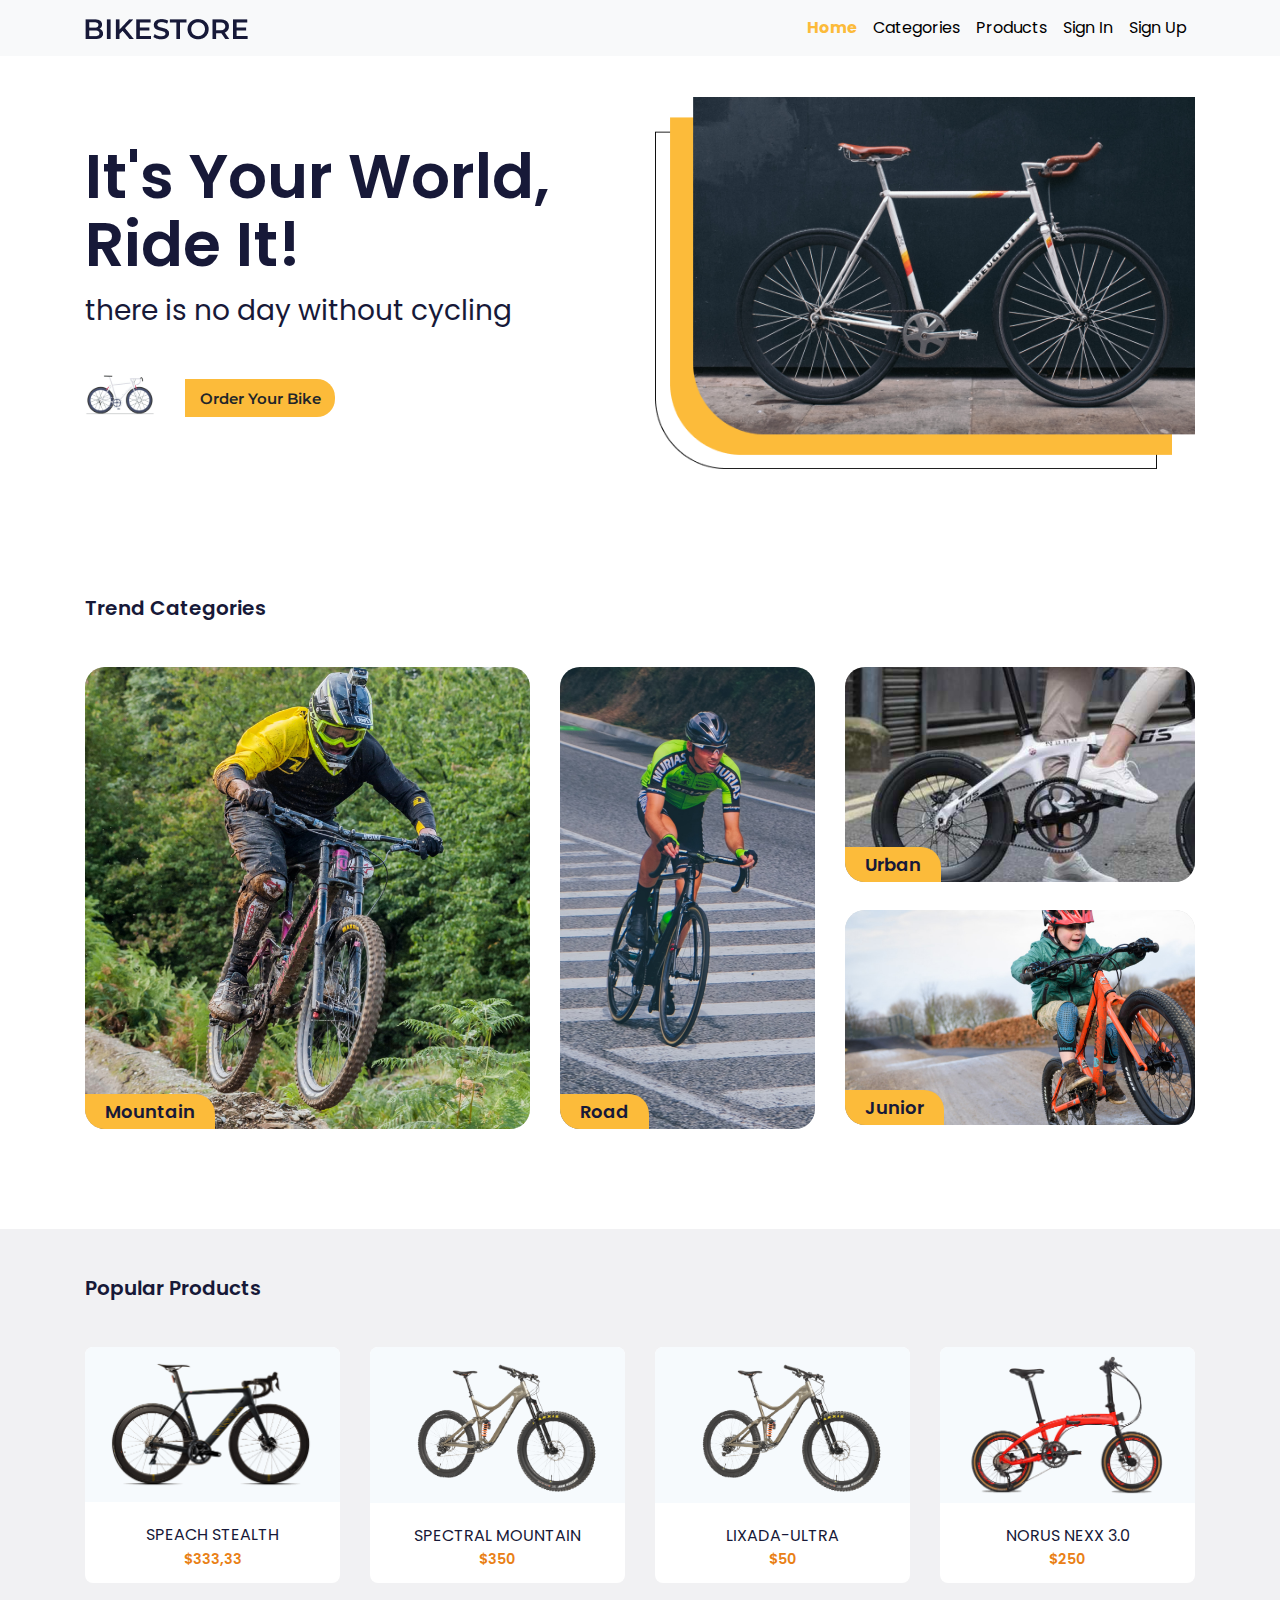
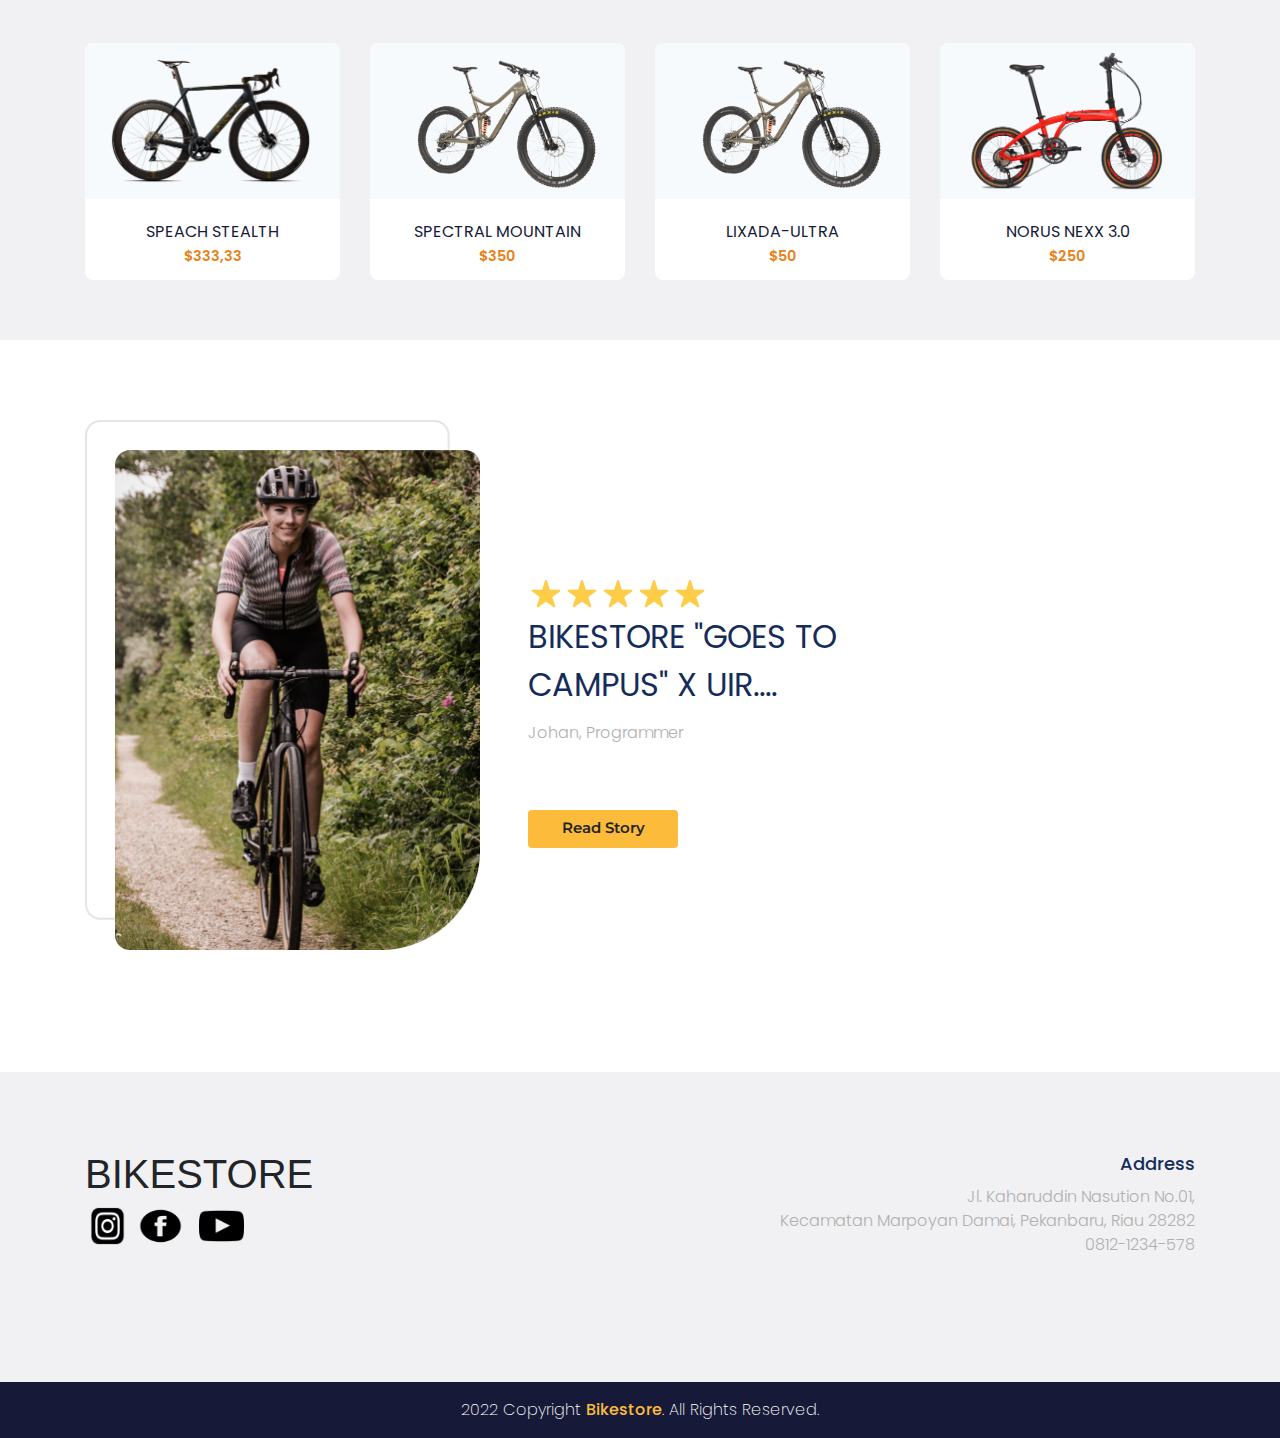
<file: index.html>
<!DOCTYPE html>
<html lang="en">
<head>
    <meta charset="UTF-8">
    <meta http-equiv="X-UA-Compatible" content="IE=edge">
    <meta name="viewport" content="width=device-width, initial-scale=1.0">
    <link rel="stylesheet" href="frontend/libraries/bootstrap/css/bootstrap.css">
    <link href="https://fonts.googleapis.com/css2?family=Montserrat:wght@100;300;400;500;600;700;800&family=Poppins:wght@400;500;600;800&display=swap" rel="stylesheet">
    <link rel="stylesheet" href="frontend/styles/main.css">
    <title>BIKESTORE</title>
</head>
<body>
  <header>
    <nav class="navbar navbar-expand-lg navbar-light fixed-top bg-light">
      <div class="container">
        <a class="navbar-brand" href="#">
          <img src="frontend/images/bikestore.png" style="">
        </a>
        <button class="navbar-toggler" type="button" data-toggle="collapse" data-target="#navbarSupportedContent" aria-controls="navbarSupportedContent" aria-expanded="false" aria-label="Toggle navigation">
          <span class="navbar-toggler-icon"></span>
        </button>
        <div class="collapse navbar-collapse" id="navbarSupportedContent">
          <ul class="navbar-nav ml-auto">
            <li class="nav-item">
              <a class="nav-link active" href="index.html">Home</a>
            </li>
            <li class="nav-item">
              <a class="nav-link" href="#">Categories</a>
            </li>
            <li class="nav-item">
              <a class="nav-link" href="pages/detail.html">Products</a>
            </li>
            <li class="nav-item">
              <a class="nav-link" href="#">Sign In</a>
            </li>
            <li class="nav-item">
              <a class="nav-link" href="#">Sign Up</a>
            </li>
          </ul>
        </div>
      </div>
    </nav>
  </header>

  <!-- Hero Banner -->
  <section class="pt-5 hero-banner">
    <div class="container">
      <div class="row align-items-center">
        <div class="col-md-6 pr-5">
          <h1 class="mb-3">
            It's Your World, <br> Ride It!
          </h1>
          <p class="mb-5 w-100">
            there is no day without cycling
          </p>
          <img src="frontend/images/bicycle-logo.svg" alt="logo bikestore" class="banner-logo">
          <button class="btn btn-cta p-2">Order Your Bike</button>
        </div>
  
        <div class="col-md-6 pl-6 mt-5">
          <div>
            <img src="frontend/images/bannfer-full.png" alt="" class="img-fluid ">
            <!-- <img src="frontend/images/banner-frame.png" alt="" class="img-fluid position-absolute banner-img-frame">
            <img src="frontend/images/banner-frame-1.png" alt="" class="img-fluid position-absolute banner-img-frame-1"> -->
          </div>
        </div>
      </div>
    </div>
  </section>

  <!-- Trend Categories -->
  <section class="container categories">
    <h4 class="mb-5">Trend Categories</h4>
    <div class="row">
      <div class="col-6 col-md-5 component-categories d-block">
        <div class="tag">
          <span>Mountain</span>
        </div>
        <a href="pages/detail.html">
          <div class="categories-thumbnail">
            <div class="categories-image" style="background-image: url('frontend/images/categories-mountain.jpg');">
            </div>
          </div>
        </a>
      </div>
      <div class="col-6 col-md-3 component-categories d-block">
        <div class="tag">
          <span>Road</span>
        </div>
        <a href="pages/detail.html">
          <div class="categories-thumbnail">
            <div class="categories-image" style="background-image: url('frontend/images/categories-road.jpg');">

            </div>
          </div>
        </a>
        <!-- <div class="card">card</div> -->
      </div>
      <div class="col-12 col-md-4">
        <div class="row">
          <div class="col-12 col-md-12 component-categories d-block">
            <div class="tag">
              <span>Urban</span>
            </div>
            <a href="pages/detail.html">
              <div class="categories-thumbnail-small">
                <div class="categories-image" style="background-image: url('frontend/images/categories-urban.jpg');">
    
                </div>
              </div>
            </a>
          </div>
        </div>
        <div class="row mt-2">
          <div class="col-12 col-md-12 component-categories d-block">
            <div class="tag">
              <span>Junior</span>
            </div>
            <a href="pages/detail.html">
              <div class="categories-thumbnail-small">
                <div class="categories-image" style="background-image: url('frontend/images/categories-junior.jpg');">
    
                </div>
              </div>
            </a>
          </div>
        </div>
      </div>
    </div>
  </section>

  <!-- Popular Products -->
  <section class="popular-products">
    <div class="container">
      <div class="row">
        <div class="col-12">
          <h4 class="mb-5 mt-5">Popular Products</h4>
        </div>
      </div>
      <div class="row">
        <div class="col-6 col-md-4 col-lg-3">
          <a href="pages/detail.html" class="component-products d-block"> 
            <div class="products-image mb-4">
              <img src="frontend/images/speach-stealth.png" alt="" class="w-100">
            </div>
            <div class="products-text mb-2">
              Speach Stealth
            </div>
            <div class="products-price">
              $333,33
            </div>
          </a>
        </div>
        <div class="col-6 col-md-4 col-lg-3">
          <a href="pages/detail.html" class="component-products d-block"> 
            <div class="products-image mb-4">
              <img src="frontend/images/spectral-mountain.png" alt="" class="w-100">
            </div>
            <div class="products-text mb-2">
              Spectral Mountain
            </div>
            <div class="products-price">
              $350
            </div>
          </a>
        </div>
        <div class="col-6 col-md-4 col-lg-3">
          <a href="pages/detail.html" class="component-products d-block"> 
            <div class="products-image mb-4">
              <img src="frontend/images/spectral-mountain.png" alt="" class="w-100">
            </div>
            <div class="products-text mb-2">
              lixada-ultra
            </div>
            <div class="products-price">
              $50
            </div>
          </a>
        </div>
        <div class="col-6 col-md-4 col-lg-3">
          <a href="pages/detail.html" class="component-products d-block"> 
            <div class="products-image mb-4">
              <img src="frontend/images/noriss.png" alt="" class="w-100">
            </div>
            <div class="products-text mb-2">
              Norus Nexx 3.0
            </div>
            <div class="products-price">
              $250
            </div>
          </a>
        </div>
        <div class="col-6 col-md-4 col-lg-3">
          <a href="pages/detail.html" class="component-products d-block"> 
            <div class="products-image mb-4">
              <img src="frontend/images/speach-stealth.png" alt="" class="w-100">
            </div>
            <div class="products-text mb-2">
              Speach Stealth
            </div>
            <div class="products-price">
              $333,33
            </div>
          </a>
        </div>
        <div class="col-6 col-md-4 col-lg-3">
          <a href="pages/detail.html" class="component-products d-block"> 
            <div class="products-image mb-4">
              <img src="frontend/images/spectral-mountain.png" alt="" class="w-100">
            </div>
            <div class="products-text mb-2">
              Spectral Mountain
            </div>
            <div class="products-price">
              $350
            </div>
          </a>
        </div>
        <div class="col-6 col-md-4 col-lg-3">
          <a href="pages/detail.html" class="component-products d-block"> 
            <div class="products-image mb-4">
              <img src="frontend/images/spectral-mountain.png" alt="" class="w-100">
            </div>
            <div class="products-text mb-2">
              lixada-ultra
            </div>
            <div class="products-price">
              $50
            </div>
          </a>
        </div>
        <div class="col-6 col-md-4 col-lg-3">
          <a href="pages/detail.html" class="component-products d-block"> 
            <div class="products-image mb-4">
              <img src="frontend/images/noriss.png" alt="" class="w-100">
            </div>
            <div class="products-text mb-2">
              Norus Nexx 3.0
            </div>
            <div class="products-price">
              $250
            </div>
          </a>
        </div>
      </div>
    </div>
  </section>

  <!-- Testimonial -->
  <section class="testimonial">
    <div class="container">
      <div class="row align-items-center">
        <div class="col-auto">
          <div class="testimonial-hero">
            <img src="frontend/images/testimonial-hero.png" alt="Testimonial" class="position-absolute testimonial-hero-image">
            <img src="frontend/images/testimonial-frame.png" alt="Testimonial" class="testimonial-frame">
          </div>
        </div>
        <div class="colfa-rotate-180 col-md-4 ml-5">
          <div class="stars align-items-center">
            <img src="frontend/images/stars.png" alt="">
          </div>
          <h2 class="testimonial-text">BIKESTORE "GOES TO CAMPUS" X UIR....</h2>
          <p class="testimonial-name
          ">Johan, Programmer</p>
          
          <a href="#" class="btn btn-testimonial mt-5">
            Read Story
          </a>
        </div>
      </div>
    </div><br><br><br>
  </section>

  <!-- Footer -->
  <div class="footer">
    <div class="container">
      <div class="row">
        <div class="col-6">
          <h1 class="mt-5 text-uppercase">Bikestore</h1>
          <div class="d-flex flex-row">
            <a href="https://mail.google.com/mail/u/0/#inbox">
              <img src="frontend/images/icon-ig.png">
            </a>
            <img src="frontend/images/icon-fb.png"  class="ml-2">
            <img src="frontend/images/icon-youtube.png"  class="ml-3">
          </div>
        </div>
        <div class="col-6">
          <div class="footer-tag mt-5">
            <h3>Address</h3>
            <p>Jl. Kaharuddin Nasution No.01, <br>
              Kecamatan Marpoyan Damai, Pekanbaru, Riau 28282 <br>0812-1234-578
            </p>
          </div>
        </div>
      </div>
    </div>
  </div>

  <footer>
    <div class="container">
      <div class="row">
        <div class="col-12 text-center">
          <p class="pt-3">
            2022 Copyright <a href="#">Bikestore</a>. All Rights Reserved.
          </p>
        </div>
      </div>
    </div>
  </footer> 


  <script src="frontend/libraries/jquery-3.6.0.min.js"></script>
  <script src="frontend/libraries/bootstrap/js/bootstrap.js"></script>
</body>
</html>
</file>
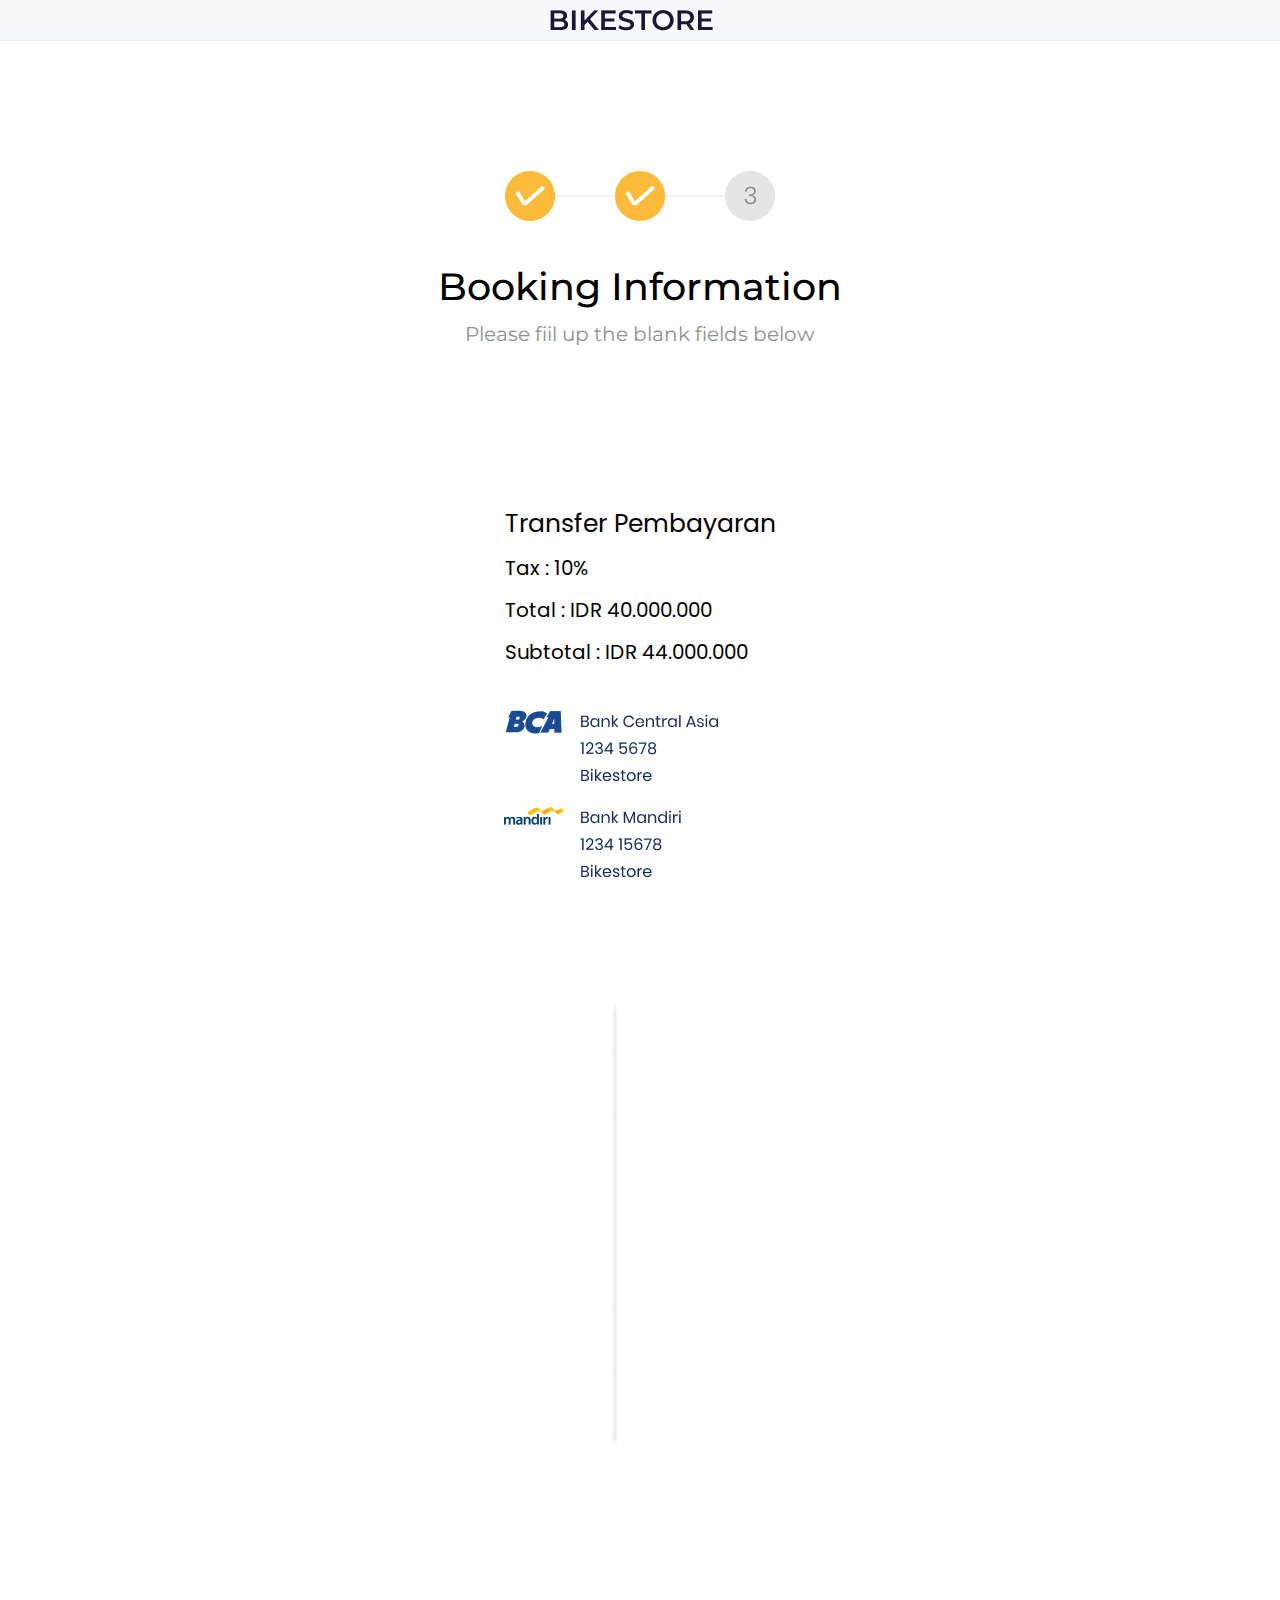
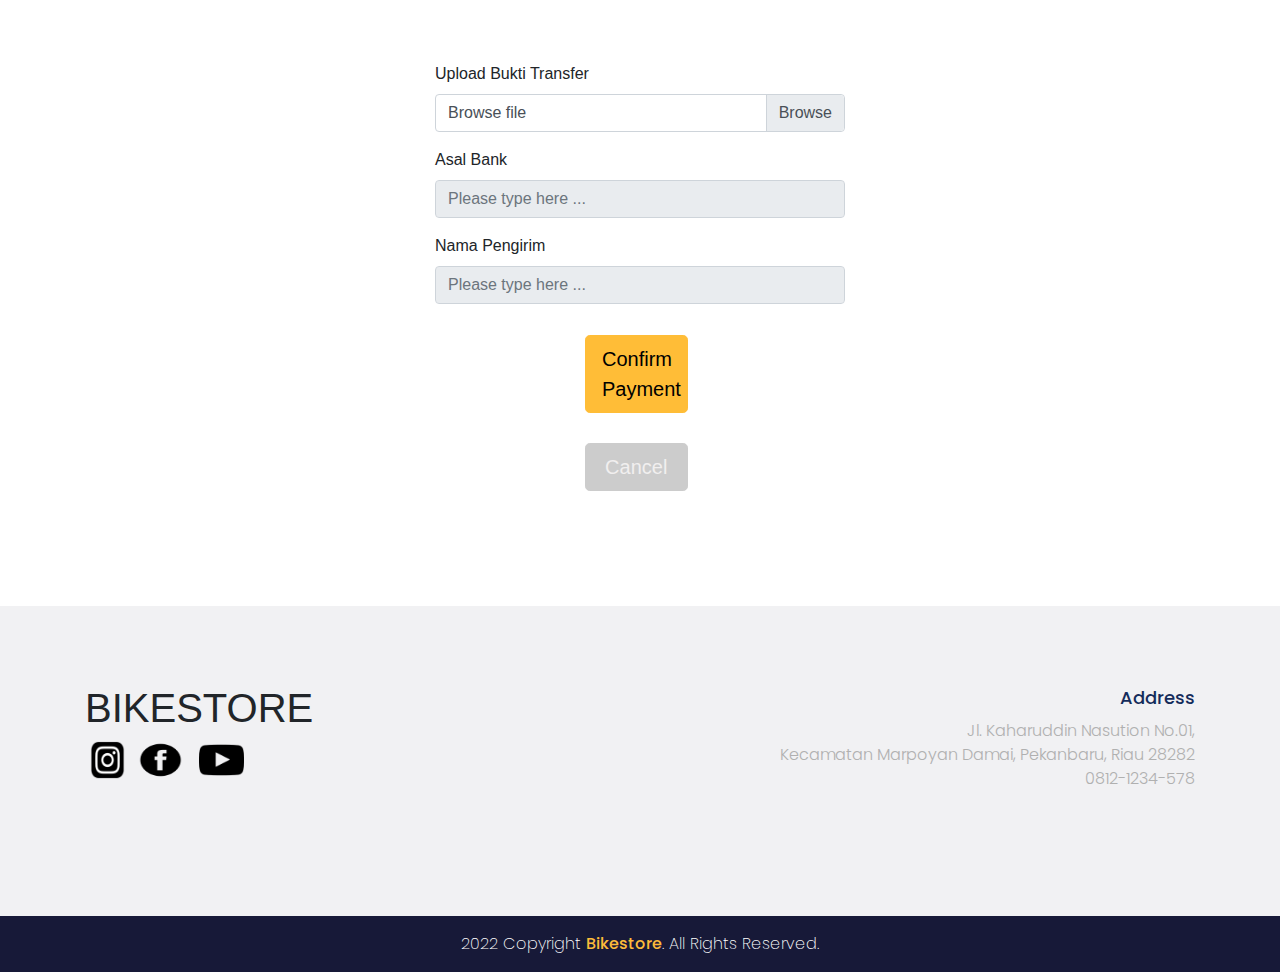
<file: pages/booking2.html>
<!DOCTYPE html>
<html lang="en">
<head>
    <meta charset="UTF-8">
    <meta http-equiv="X-UA-Compatible" content="IE=edge">
    <meta name="viewport" content="width=device-width, initial-scale=1.0">
    <link rel="stylesheet" href="../frontend/libraries/bootstrap/css/bootstrap.css">
    <link href="https://fonts.googleapis.com/css2?family=Montserrat:wght@100;300;400;500;600;700;800&family=Poppins:wght@400;500;600;800&display=swap" rel="stylesheet">
    <link rel="stylesheet" href="../frontend/styles/main.css">
    <link rel="stylesheet" href="../frontend/libraries/xzoom/xzoom.css">
    
    <title>bookingpage</title>
</head>
<body>
  <header>
    <nav class="navbar navbar-expand-lg navbar-light bg-light">
      <div class="container">
        <a class=" col-12 navbar-logo" href="#">
          <img src="../frontend/images/bikestore.png" style="">
        </a>
      </div>
    </nav>
  </header>

    <!-- halaman  -->
    <section class="halaman">
      <div class="container">
        <div class="row">
          <div class="col-12">
            <img src="../frontend/images/stepper-2.png" style="text-align: center;">
            <h1>Booking Information</h1>
            <p>Please fiil up the blank fields below</p>
          </div>
        </div>
      </div>
    </section>
    <!-- tutup halaman -->

  <!-- Popular Products -->
  <section class="booking">
    <div class="container">
      <div class="row">
         <div class="col-12">
            <h1>Transfer Pembayaran</h1>
            <p>Tax : 10%</p>
            <p>Total : IDR 40.000.000</p>
            <p>Subtotal : IDR 44.000.000</p>
            <img src="../frontend/images/item_bank.png" alt="">
         </div>
      </div>
      <div class="col booking">
        <img src="../frontend/images/garis.png" alt="">
      </div>
    </div>
  </section>
  <!-- tutup popular product -->
  <!-- Testimonial -->
  <section class="beli">
    <div class="container">
      <div class="row">
        <div class="col">
          <form>
            <div class="form-group">
              <label for="formGroupExampleInput">Upload Bukti Transfer</label>
              <div class="custom-file">
                <input type="file" class="custom-file-input" id="customFile">
                <label class="custom-file-label" for="customFile">Browse file</label>
              </div>
            </div>
            <div class="form-group">
              <label for="formGroupExampleInput2">Asal Bank</label>
              <input class="form-control" type="text" placeholder="Please type here ..." readonly>
            </div>
            <div class="form-group">
              <label for="formGroupExampleInput">Nama Pengirim</label>
              <input class="form-control" type="text" placeholder="Please type here ..." readonly>
            </div>
            <a href="succes.html" class="col-3 btn btn-lg btn-dark">Confirm Payment
            </a>
            <br>
            <a href="../pages/bookingpage.html" class="col-3 btn btn-lg btn-secondary" style="margin-left: 150px;
            margin-right: 400px;">Cancel
            </a>
          </form>
        </div>
      </div>
    </div>
  </section>

  <!-- Footer -->
  <div class="footer">
    <div class="container">
      <div class="row">
        <div class="col-6">
          <h1 class="mt-5 text-uppercase">Bikestore</h1>
          <div class="d-flex flex-row">
            <img src="../frontend/images/icon-ig.png">
            <img src="../frontend/images/icon-fb.png"  class="ml-2">
            <img src="../frontend/images/icon-youtube.png"  class="ml-3">
          </div>
        </div>
        <div class="col-6">
          <div class="footer-tag mt-5">
            <h3>Address</h3>
            <p>Jl. Kaharuddin Nasution No.01, <br>
              Kecamatan Marpoyan Damai, Pekanbaru, Riau 28282 <br>0812-1234-578
            </p>
          </div>
        </div>
      </div>
    </div>
  </div>

  <footer>
    <div class="container">
      <div class="row">
        <div class="col-12 text-center">
          <p class="pt-3">
            2022 Copyright <a href="#">Bikestore</a>. All Rights Reserved.
          </p>
        </div>
      </div>
    </div>
  </footer>
  
  



  <script src="../frontend/libraries/jquery-3.6.0.min.js"></script>
  <script src="../frontend/libraries/bootstrap/js/bootstrap.js"></script>
  <script src="../frontend/libraries/xzoom/xzoom.min.js"></script>

  <script>
    $(document).ready(function () {
      $(".xzoom, .xzoom-gallery").xzoom({
        zoomWidth: 450,
        title: false,
        tint: "#333",
        Xoffset: 20,
      });
    });
  </script>
</body>
</html>
</file>
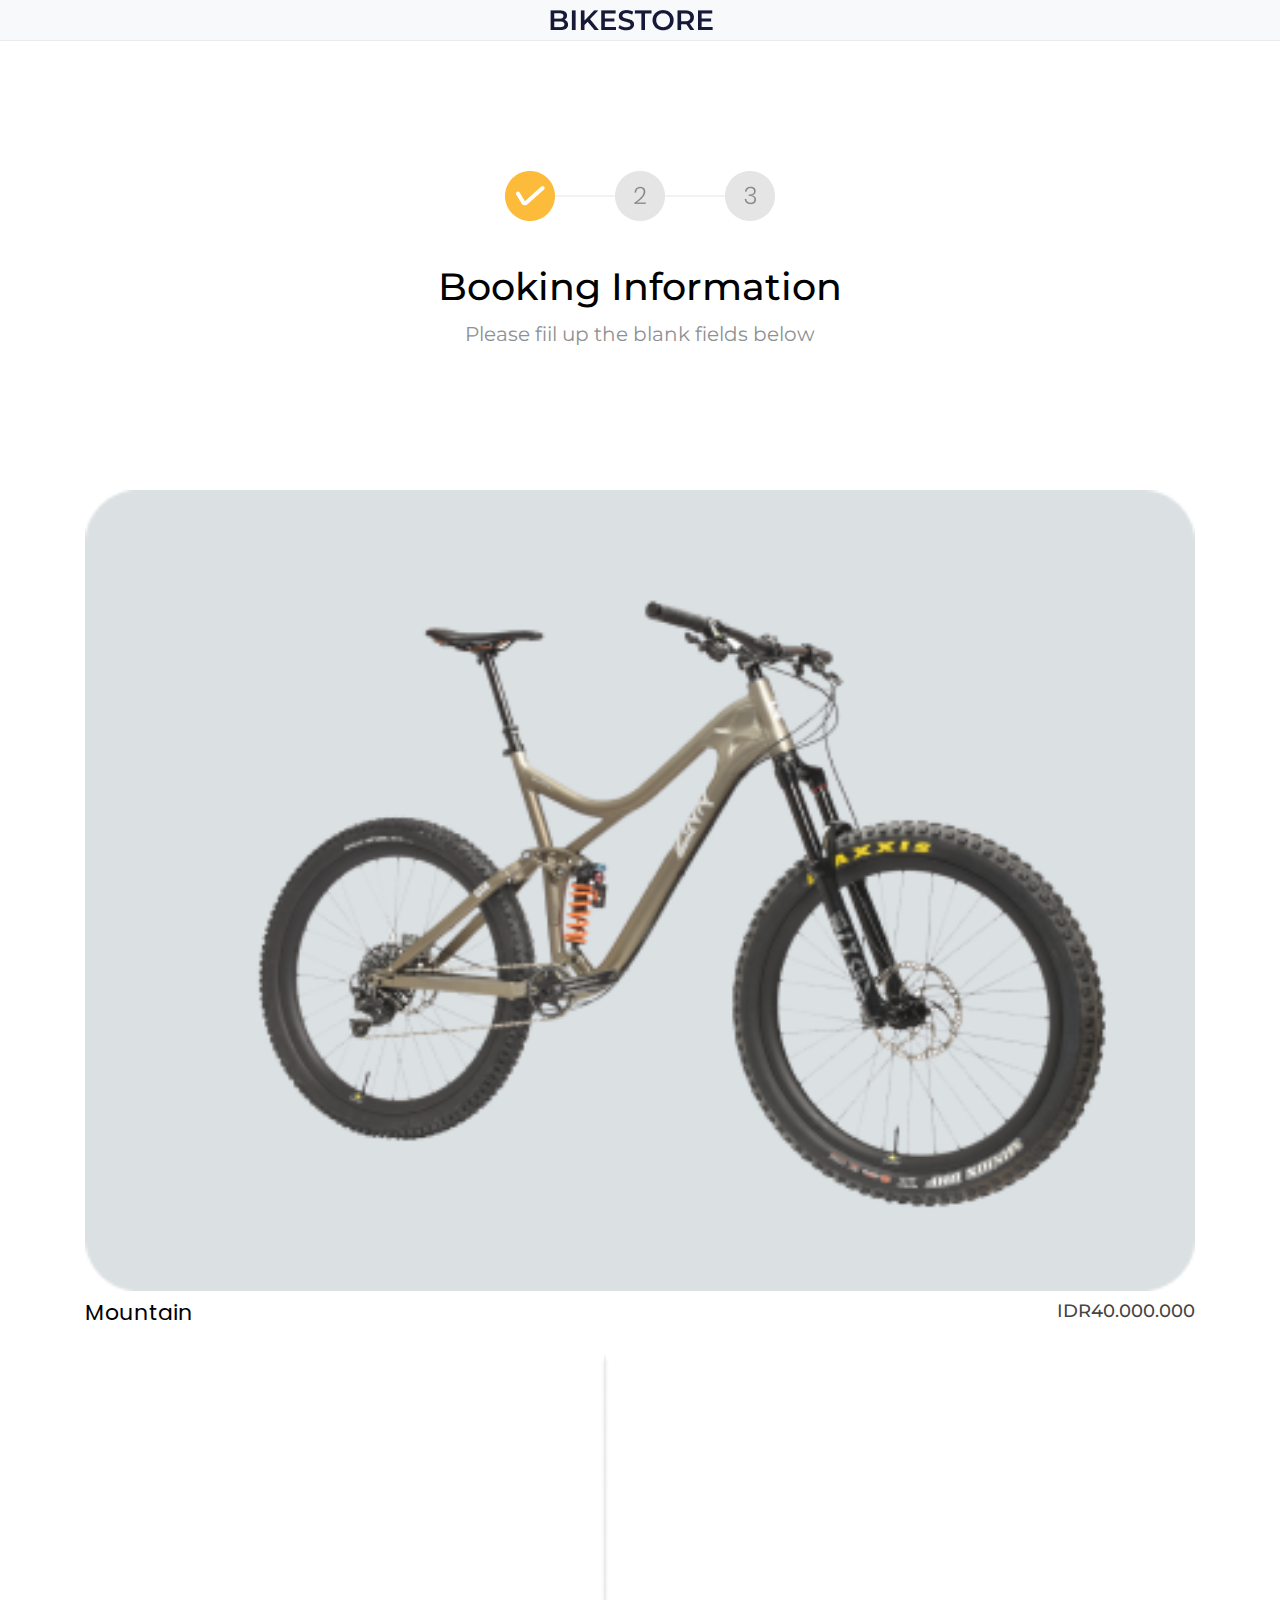
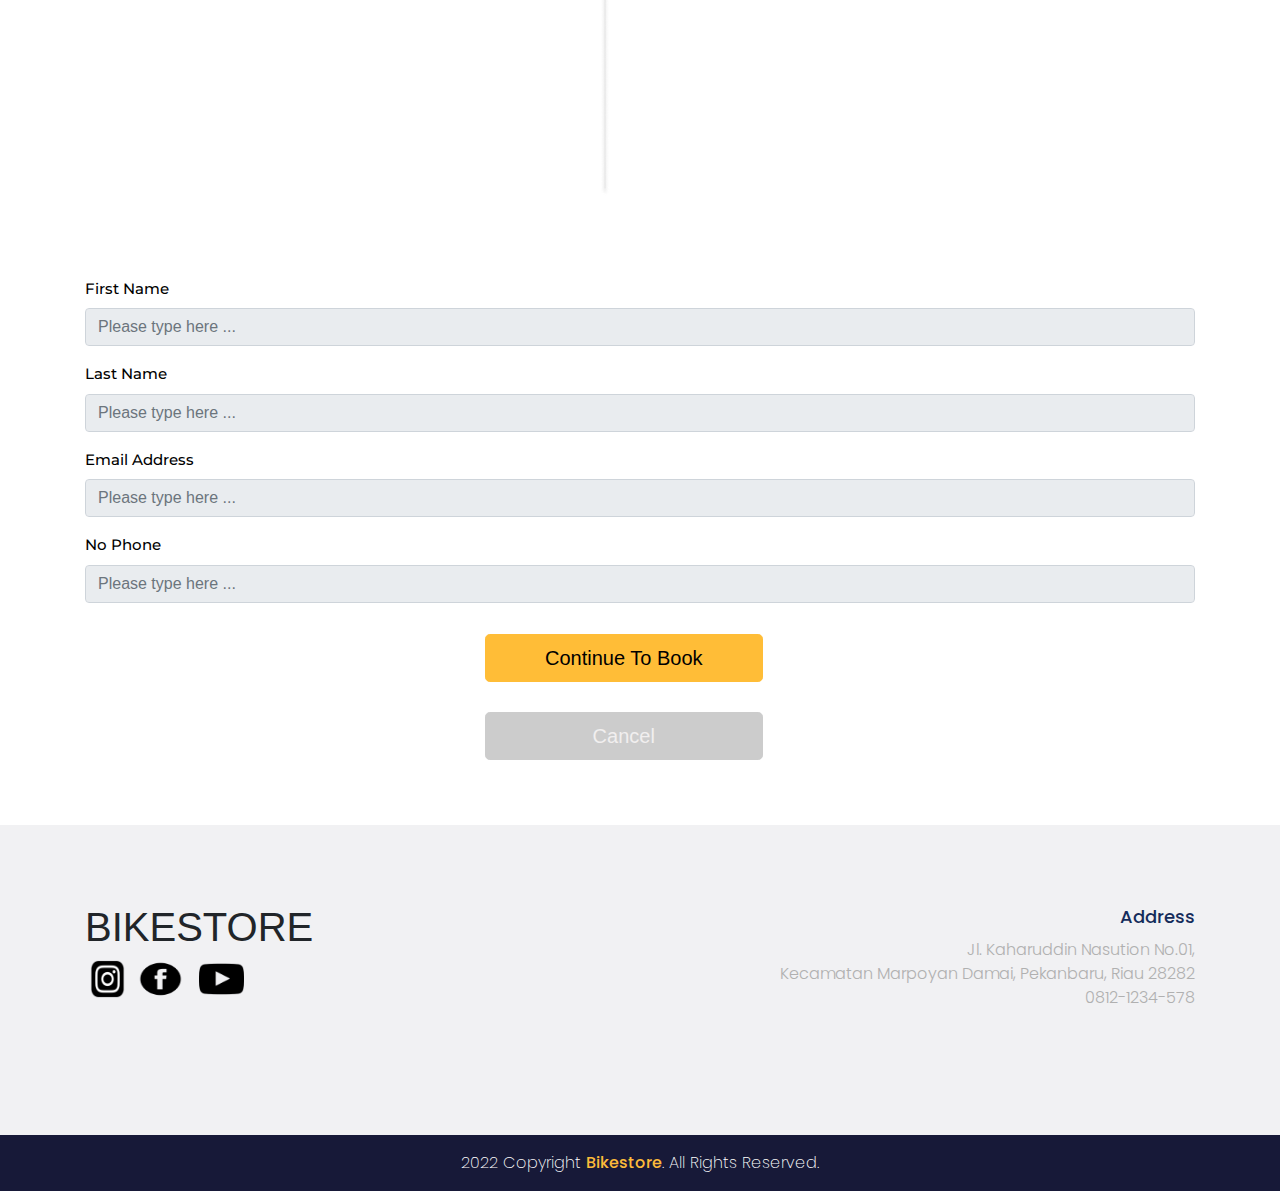
<file: pages/bookingpage.html>
<!DOCTYPE html>
<html lang="en">
<head>
    <meta charset="UTF-8">
    <meta http-equiv="X-UA-Compatible" content="IE=edge">
    <meta name="viewport" content="width=device-width, initial-scale=1.0">
    <link rel="stylesheet" href="../frontend/libraries/bootstrap/css/bootstrap.css">
    <link href="https://fonts.googleapis.com/css2?family=Montserrat:wght@100;300;400;500;600;700;800&family=Poppins:wght@400;500;600;800&display=swap" rel="stylesheet">
    <link rel="stylesheet" href="../frontend/styles/main.css">
    <link rel="stylesheet" href="../frontend/libraries/xzoom/xzoom.css">
    
    <title>bookingpage</title>
</head>
<body>
  <header>
    <nav class="navbar navbar-expand-lg navbar-light bg-light">
      <div class="container">
        <a class=" col-12 navbar-logo" href="#">
          <img src="../frontend/images/bikestore.png" style="">
        </a>
      </div>
    </nav>
  </header>

    <!-- halaman  -->
    <section class="halaman">
      <div class="container">
        <div class="row">
          <div class="col-12">
            <img src="../frontend/images/stepper.png" style="text-align: center;">
            <h1>Booking Information</h1>
            <p>Please fiil up the blank fields below</p>
          </div>
        </div>
      </div>
    </section>
    <!-- tutup halaman -->

  <!-- Popular Products -->
  <section class="page">
    <div class="container">
      <div class="row">
         <div class="col-12">
              <img src="../frontend/images/pic_booking.png" alt="" style="text-align: center;">
         </div>
      </div>
      <div class="row">
        <div class="col">
          <h4>Mountain</h4>
        </div>
        <div class="col">
          <h5>IDR40.000.000</h5>
        </div>
      </div>
      <div class="col-1 garis">
        <img src="../frontend/images/garis.png" alt="" style="text-align: center;">
      </div>
    </div>
  </section>
  <!-- tutup popular product -->
  <!-- Testimonial -->
  <section class="addres">
    <div class="container">
      <div class="row">
        <div class="col">
          <form>
            <div class="form-group">
              <label for="formGroupExampleInput">First Name</label>
              <input class="form-control" type="text" placeholder="Please type here ..." readonly>
            </div>
            <div class="form-group">
              <label for="formGroupExampleInput2">Last Name</label>
              <input class="form-control" type="text" placeholder="Please type here ..." readonly>
            </div>
            <div class="form-group">
              <label for="formGroupExampleInput">Email Address</label>
              <input class="form-control" type="text" placeholder="Please type here ..." readonly>
            </div>
            <div class="form-group">
              <label for="formGroupExampleInput2">No Phone</label>
              <input class="form-control" type="text" placeholder="Please type here ..." readonly>
            </div>
            <a href="booking2.html" class="col-3 btn btn-lg btn-warning">Continue To Book
            </a>
            <br>
            <a href="../pages/detail.html" class="col-3 btn btn-lg btn-secondary">Cancel
            </a>
          </form>
        </div>
      </div>
    </div>
  </section>

  <!-- Footer -->
  <div class="footer">
    <div class="container">
      <div class="row">
        <div class="col-6">
          <h1 class="mt-5 text-uppercase">Bikestore</h1>
          <div class="d-flex flex-row">
            <img src="../frontend/images/icon-ig.png">
            <img src="../frontend/images/icon-fb.png"  class="ml-2">
            <img src="../frontend/images/icon-youtube.png"  class="ml-3">
          </div>
        </div>
        <div class="col-6">
          <div class="footer-tag mt-5">
            <h3>Address</h3>
            <p>Jl. Kaharuddin Nasution No.01, <br>
              Kecamatan Marpoyan Damai, Pekanbaru, Riau 28282 <br>0812-1234-578
            </p>
          </div>
        </div>
      </div>
    </div>
  </div>

  <footer>
    <div class="container">
      <div class="row">
        <div class="col-12 text-center">
          <p class="pt-3">
            2022 Copyright <a href="#">Bikestore</a>. All Rights Reserved.
          </p>
        </div>
      </div>
    </div>
  </footer>
  
  



  <script src="../frontend/libraries/jquery-3.6.0.min.js"></script>
  <script src="../frontend/libraries/bootstrap/js/bootstrap.js"></script>
  <script src="../frontend/libraries/xzoom/xzoom.min.js"></script>

  <script>
    $(document).ready(function () {
      $(".xzoom, .xzoom-gallery").xzoom({
        zoomWidth: 450,
        title: false,
        tint: "#333",
        Xoffset: 20,
      });
    });
  </script>
</body>
</html>
</file>
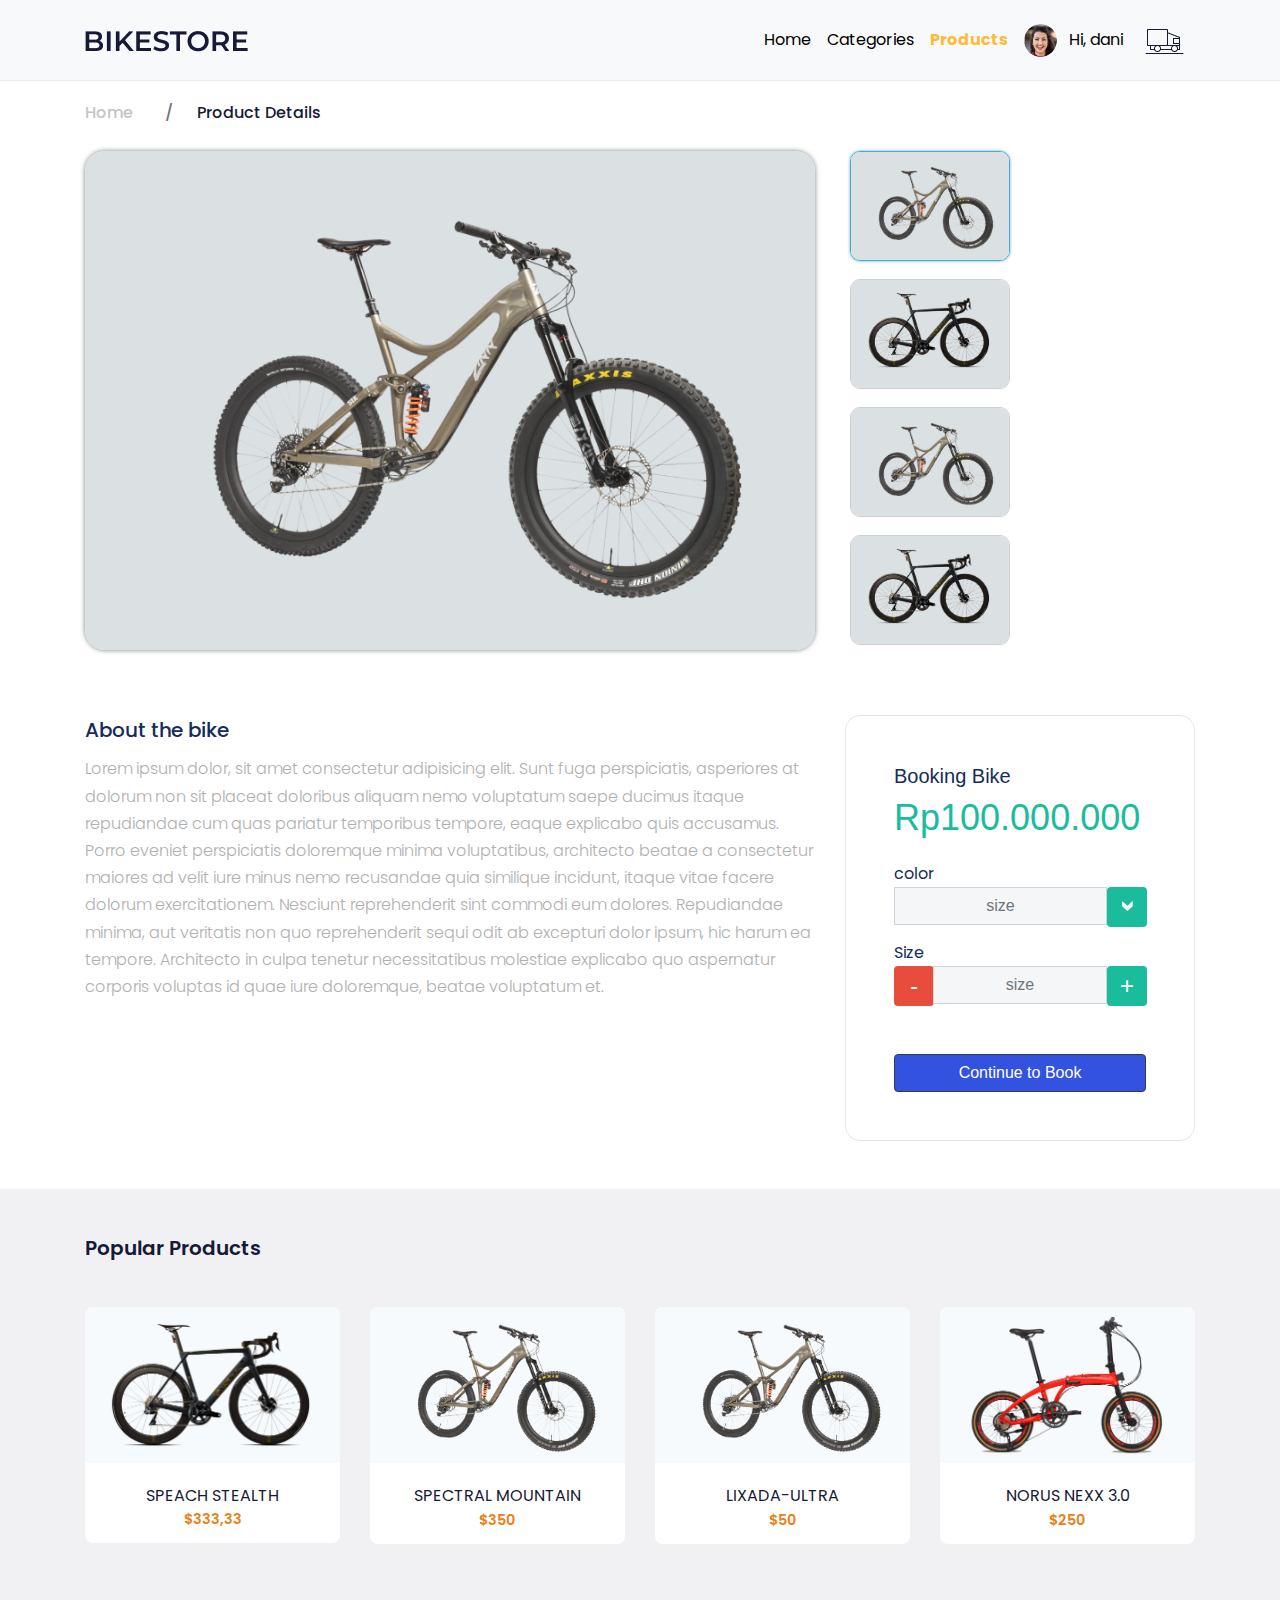
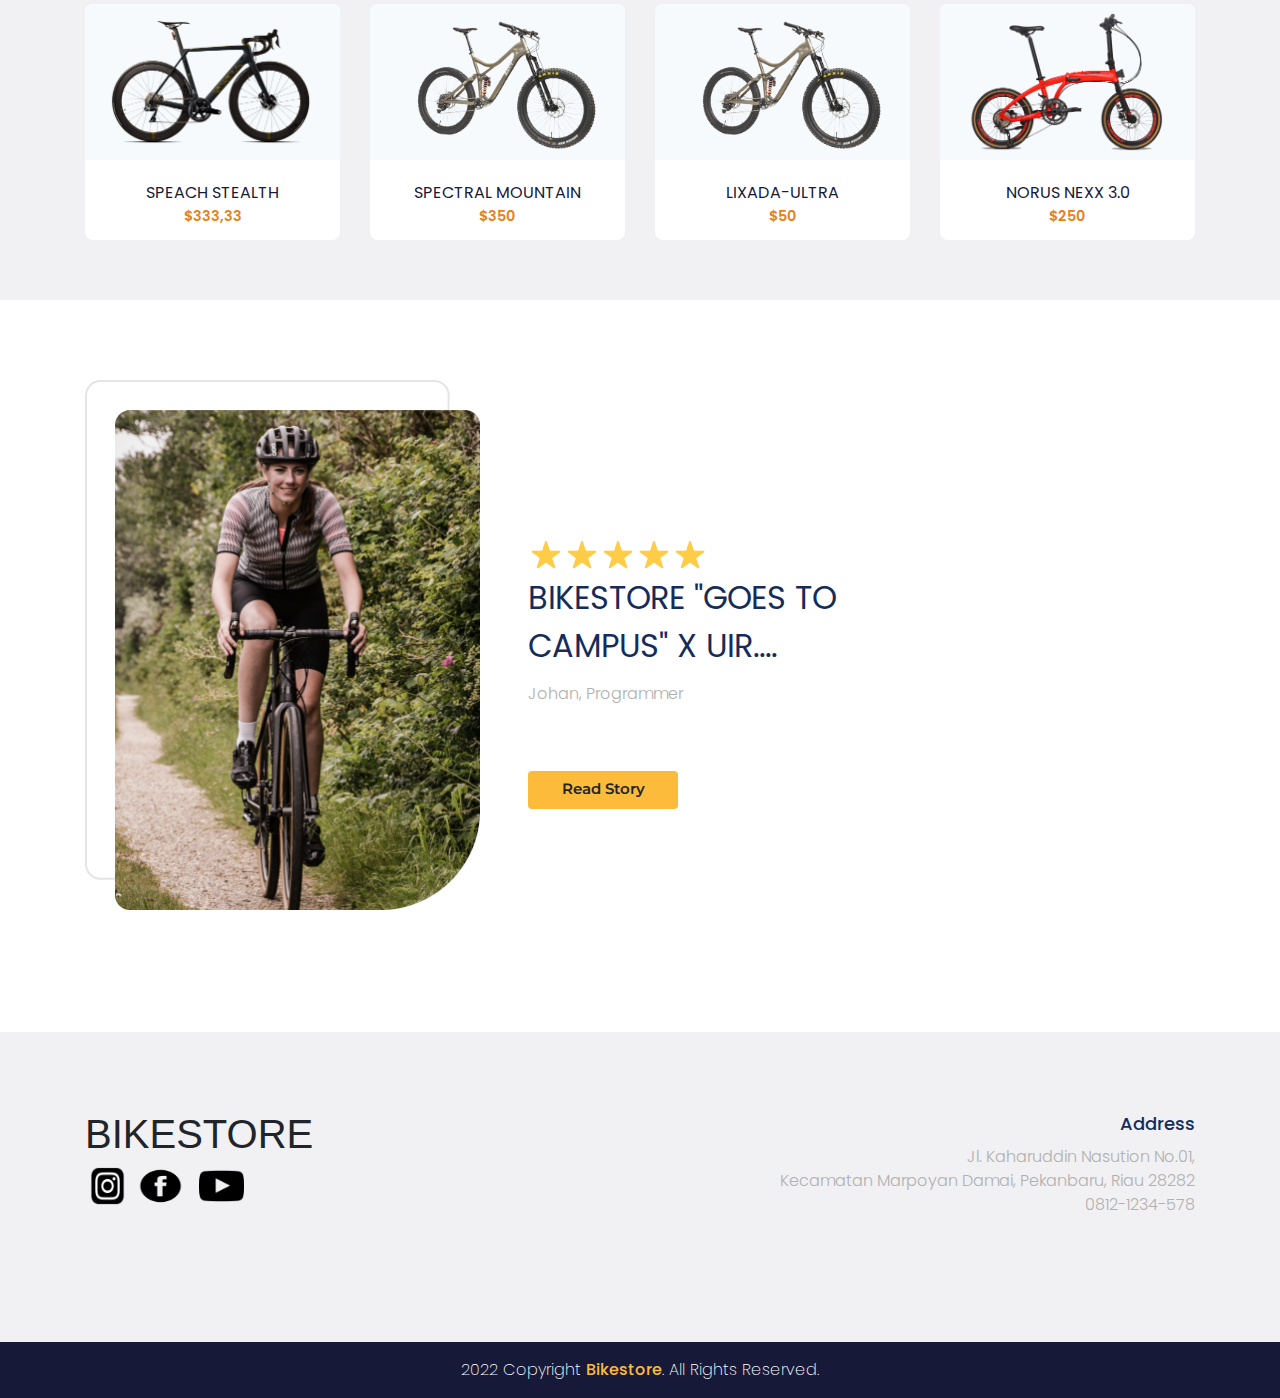
<file: pages/detail.html>
<!DOCTYPE html>
<html lang="en">
<head>
    <meta charset="UTF-8">
    <meta http-equiv="X-UA-Compatible" content="IE=edge">
    <meta name="viewport" content="width=device-width, initial-scale=1.0">
    <link rel="stylesheet" href="../frontend/libraries/bootstrap/css/bootstrap.css">
    <link href="https://fonts.googleapis.com/css2?family=Montserrat:wght@100;300;400;500;600;700;800&family=Poppins:wght@400;500;600;800&display=swap" rel="stylesheet">
    <link rel="stylesheet" href="../frontend/styles/main.css">
    <link rel="stylesheet" href="../frontend/libraries/xzoom/xzoom.css">
    
    <title>Detail</title>
</head>
<body>
  <header>
    <nav class="navbar navbar-expand-lg navbar-light bg-light">
      <div class="container">
        <a class="navbar-brand" href="#"><img src="../frontend/images/bikestore.png" alt=""></a>
        <button class="navbar-toggler" type="button" data-toggle="collapse" data-target="#navbarSupportedContent" aria-controls="navbarSupportedContent" aria-expanded="false" aria-label="Toggle navigation">
          <span class="navbar-toggler-icon"></span>
        </button>

        <div class="collapse navbar-collapse" id="navbarSupportedContent">
          <ul class="navbar-nav ml-auto">
            <li class="nav-item">
              <a class="nav-link" href="../index.html">Home</a>
            </li>
            <li class="nav-item">
              <a class="nav-link" href="#">Categories</a>
            </li>
            <li class="nav-item">
              <a class="nav-link active" href="#">Products</a>
            </li>
          </ul>
          <!-- Desktop Menu -->
          <ul class="navbar-nav d-none d-lg-flex">
            <li class="nav-item dropdown">
              <a href="#" class="nav-link mt-2" id="navbarDropdown" role="button" data-toggle="dropdown">
                <img src="../frontend/images/icon_user.png" alt="icon user" class="rounded-circle mr-2 profile-picture">
                Hi, dani 
              </a>
            </li>
            <li class="nav-item">
              <a href="#" class="nav-link d-inline-block">
                <img src="../frontend/images/ic_cart.png" alt="">
              </a>
            </li>
          </ul>
        </div>
      </div>
    </nav>
  </header>

  <!-- Page Content -->
  <div class="page-content page-details">
    <section class="bike-breadcrumbs">
      <div class="container">
        <div class="row">
          <div class="col-12">
            <nav>
              <ol class="breadcrumb">
                <li class="breadcrumb-item">
                  <a href="../index.html">Home</a>
                </li>
                <li class="breadcrumb-item active">
                  Product Details
                </li>
              </ol>
            </nav>
          </div>
        </div>
      </div>
    </section>

    <section class="bike-gallery">
      <div class="container">
        <div class="row">
          <div class="col-10 col-md-8">
            <div class="xzoom-container">
              <img 
                src="../frontend/images/product-details-1.png" 
                class="xzoom w-100 main-image d-block" 
                id="xzoom-default"
                xoriginal="../frontend/images/product-details-1.png">
            </div>
          </div>
          <div class="col-2 col-md-2">
            <div class="xzoom-thumbs">
              <a href="../frontend/images/product-details-1.png">
                <img src="../frontend/images/product-details-1.png" class="xzoom-gallery w-100" xpreview="../frontend/images/product-details-1.png">
              </a>
              <a href="../frontend/images/product-details-2.png">
                <img src="../frontend/images/product-details-2.png" class="xzoom-gallery w-100 mt-2" xpreview="../frontend/images/product-details-2.png">
              <a href="../frontend/images/product-details-1.png">
                <img src="../frontend/images/product-details-1.png" class="xzoom-gallery w-100 mt-2" xpreview="../frontend/images/product-details-1.png">
              <a href="../frontend/images/product-details-2.png">
                <img src="../frontend/images/product-details-2.png" class="xzoom-gallery w-100 mt-2" xpreview="../frontend/images/product-details-2.png">
              </a>
            </div> 
          </div>
        </div>
      </div>
    </section>

    <section class="bike-heading mb-5">
      <div class="container">
        <div class="row">
          <div class="col-lg-8">
            <h1>About the bike</h1>
            <p>Lorem ipsum dolor, sit amet consectetur adipisicing elit. Sunt fuga perspiciatis, asperiores at dolorum non sit placeat doloribus aliquam nemo voluptatum saepe ducimus itaque repudiandae cum quas pariatur temporibus tempore, eaque explicabo quis accusamus. Porro eveniet perspiciatis doloremque minima voluptatibus, architecto beatae a consectetur maiores ad velit iure minus nemo recusandae quia similique incidunt, itaque vitae facere dolorum exercitationem. Nesciunt reprehenderit sint commodi eum dolores. Repudiandae minima, aut veritatis non quo reprehenderit sequi odit ab excepturi dolor ipsum, hic harum ea tempore. Architecto in culpa tenetur necessitatibus molestiae explicabo quo aspernatur corporis voluptas id quae iure doloremque, beatae voluptatum et.</p>
          </div>
          <div class="col-lg-4">
            <div class="card bordered p-5">
              <h5 class="booking-title">Booking Bike</h5>
              <h2 class="booking-price">Rp100.000.000</h2>
              <p class="mb-0 subtitle">color</p>
              <div class="input-number">
                <div class="input-group">
                  <input type="text" class="form-control" placeholder="size">
                  <div class="input-group-prepend">
                    <div class="input-group-text plus">
                      <img src="../frontend/images/arrow.png">
                    </div>
                  </div>
                </div>
              </div>

              <p class="mb-0 subtitle">Size</p>
              <div class="input-number">
                <div class="input-group">
                  <div class="input-group-prepend">
                    <div class="input-group-text minus">
                      -
                    </div>
                  </div>
                  <input type="text" class="form-control" placeholder="size">
                  <div class="input-group-prepend">
                    <div class="input-group-text plus">
                      +
                    </div>
                  </div>
                </div>
              </div>
              <a href="bookingpage.html" class="btn btn-md btn-dark btn-block mt-5 btn-booking">Continue to Book</a>
            </div>
          </div>
        </div>
      </div>
    </section>
  </div>
  <!-- Akhir Page Content -->

  <!-- Popular Products -->
  <section class="popular-products">
    <div class="container">
      <div class="row">
        <div class="col-12">
          <h4 class="mb-5 mt-5">Popular Products</h4>
        </div>
      </div>
      <div class="row">
        <div class="col-6 col-md-4 col-lg-3">
          <a href="#" class="component-products d-block"> 
            <div class="products-image mb-4">
              <img src="../frontend/images/speach-stealth.png" alt="" class="w-100">
            </div>
            <div class="products-text mb-2">
              Speach Stealth
            </div>
            <div class="products-price">
              $333,33
            </div>
          </a>
        </div>
        <div class="col-6 col-md-4 col-lg-3">
          <a href="#" class="component-products d-block"> 
            <div class="products-image mb-4">
              <img src="../frontend/images/spectral-mountain.png" alt="" class="w-100">
            </div>
            <div class="products-text mb-2">
              Spectral Mountain
            </div>
            <div class="products-price">
              $350
            </div>
          </a>
        </div>
        <div class="col-6 col-md-4 col-lg-3">
          <a href="#" class="component-products d-block"> 
            <div class="products-image mb-4">
              <img src="../frontend/images/spectral-mountain.png" alt="" class="w-100">
            </div>
            <div class="products-text mb-2">
              lixada-ultra
            </div>
            <div class="products-price">
              $50
            </div>
          </a>
        </div>
        <div class="col-6 col-md-4 col-lg-3">
          <a href="#" class="component-products d-block"> 
            <div class="products-image mb-4">
              <img src="../frontend/images/noriss.png" alt="" class="w-100">
            </div>
            <div class="products-text mb-2">
              Norus Nexx 3.0
            </div>
            <div class="products-price">
              $250
            </div>
          </a>
        </div>
        <div class="col-6 col-md-4 col-lg-3">
          <a href="#" class="component-products d-block"> 
            <div class="products-image mb-4">
              <img src="../frontend/images/speach-stealth.png" alt="" class="w-100">
            </div>
            <div class="products-text mb-2">
              Speach Stealth
            </div>
            <div class="products-price">
              $333,33
            </div>
          </a>
        </div>
        <div class="col-6 col-md-4 col-lg-3">
          <a href="#" class="component-products d-block"> 
            <div class="products-image mb-4">
              <img src="../frontend/images/spectral-mountain.png" alt="" class="w-100">
            </div>
            <div class="products-text mb-2">
              Spectral Mountain
            </div>
            <div class="products-price">
              $350
            </div>
          </a>
        </div>
        <div class="col-6 col-md-4 col-lg-3">
          <a href="#" class="component-products d-block"> 
            <div class="products-image mb-4">
              <img src="../frontend/images/spectral-mountain.png" alt="" class="w-100">
            </div>
            <div class="products-text mb-2">
              lixada-ultra
            </div>
            <div class="products-price">
              $50
            </div>
          </a>
        </div>
        <div class="col-6 col-md-4 col-lg-3">
          <a href="#" class="component-products d-block"> 
            <div class="products-image mb-4">
              <img src="../frontend/images/noriss.png" alt="" class="w-100">
            </div>
            <div class="products-text mb-2">
              Norus Nexx 3.0
            </div>
            <div class="products-price">
              $250
            </div>
          </a>
        </div>
      </div>
    </div>
  </section>

  <!-- Testimonial -->
  <section class="testimonial">
    <div class="container">
      <div class="row align-items-center">
        <div class="col-auto">
          <div class="testimonial-hero">
            <img src="../frontend/images/testimonial-hero.png" alt="Testimonial" class="position-absolute testimonial-hero-image">
            <img src="../frontend/images/testimonial-frame.png" alt="Testimonial" class="testimonial-frame">
          </div>
        </div>
        <div class="colfa-rotate-180 col-md-4 ml-5">
          <div class="stars align-items-center">
            <img src="../frontend/images/stars.png" alt="">
          </div>
          <h2 class="testimonial-text">BIKESTORE "GOES TO CAMPUS" X UIR....</h2>
          <p class="testimonial-name
          ">Johan, Programmer</p>
          
          <a href="#" class="btn btn-testimonial mt-5">
            Read Story
          </a>
        </div>
      </div>
    </div><br><br><br>
  </section>

  <!-- Footer -->
  <div class="footer">
    <div class="container">
      <div class="row">
        <div class="col-6">
          <h1 class="mt-5 text-uppercase">Bikestore</h1>
          <div class="d-flex flex-row">
            <img src="../frontend/images/icon-ig.png">
            <img src="../frontend/images/icon-fb.png"  class="ml-2">
            <img src="../frontend/images/icon-youtube.png"  class="ml-3">
          </div>
        </div>
        <div class="col-6">
          <div class="footer-tag mt-5">
            <h3>Address</h3>
            <p>Jl. Kaharuddin Nasution No.01, <br>
              Kecamatan Marpoyan Damai, Pekanbaru, Riau 28282 <br>0812-1234-578
            </p>
          </div>
        </div>
      </div>
    </div>
  </div>

  <footer>
    <div class="container">
      <div class="row">
        <div class="col-12 text-center">
          <p class="pt-3">
            2022 Copyright <a href="#">Bikestore</a>. All Rights Reserved.
          </p>
        </div>
      </div>
    </div>
  </footer>
  
  



  <script src="../frontend/libraries/jquery-3.6.0.min.js"></script>
  <script src="../frontend/libraries/bootstrap/js/bootstrap.js"></script>
  <script src="../frontend/libraries/xzoom/xzoom.min.js"></script>

  <script>
    $(document).ready(function () {
      $(".xzoom, .xzoom-gallery").xzoom({
        zoomWidth: 450,
        title: false,
        tint: "#333",
        Xoffset: 20,
      });
    });
  </script>
</body>
</html>
</file>
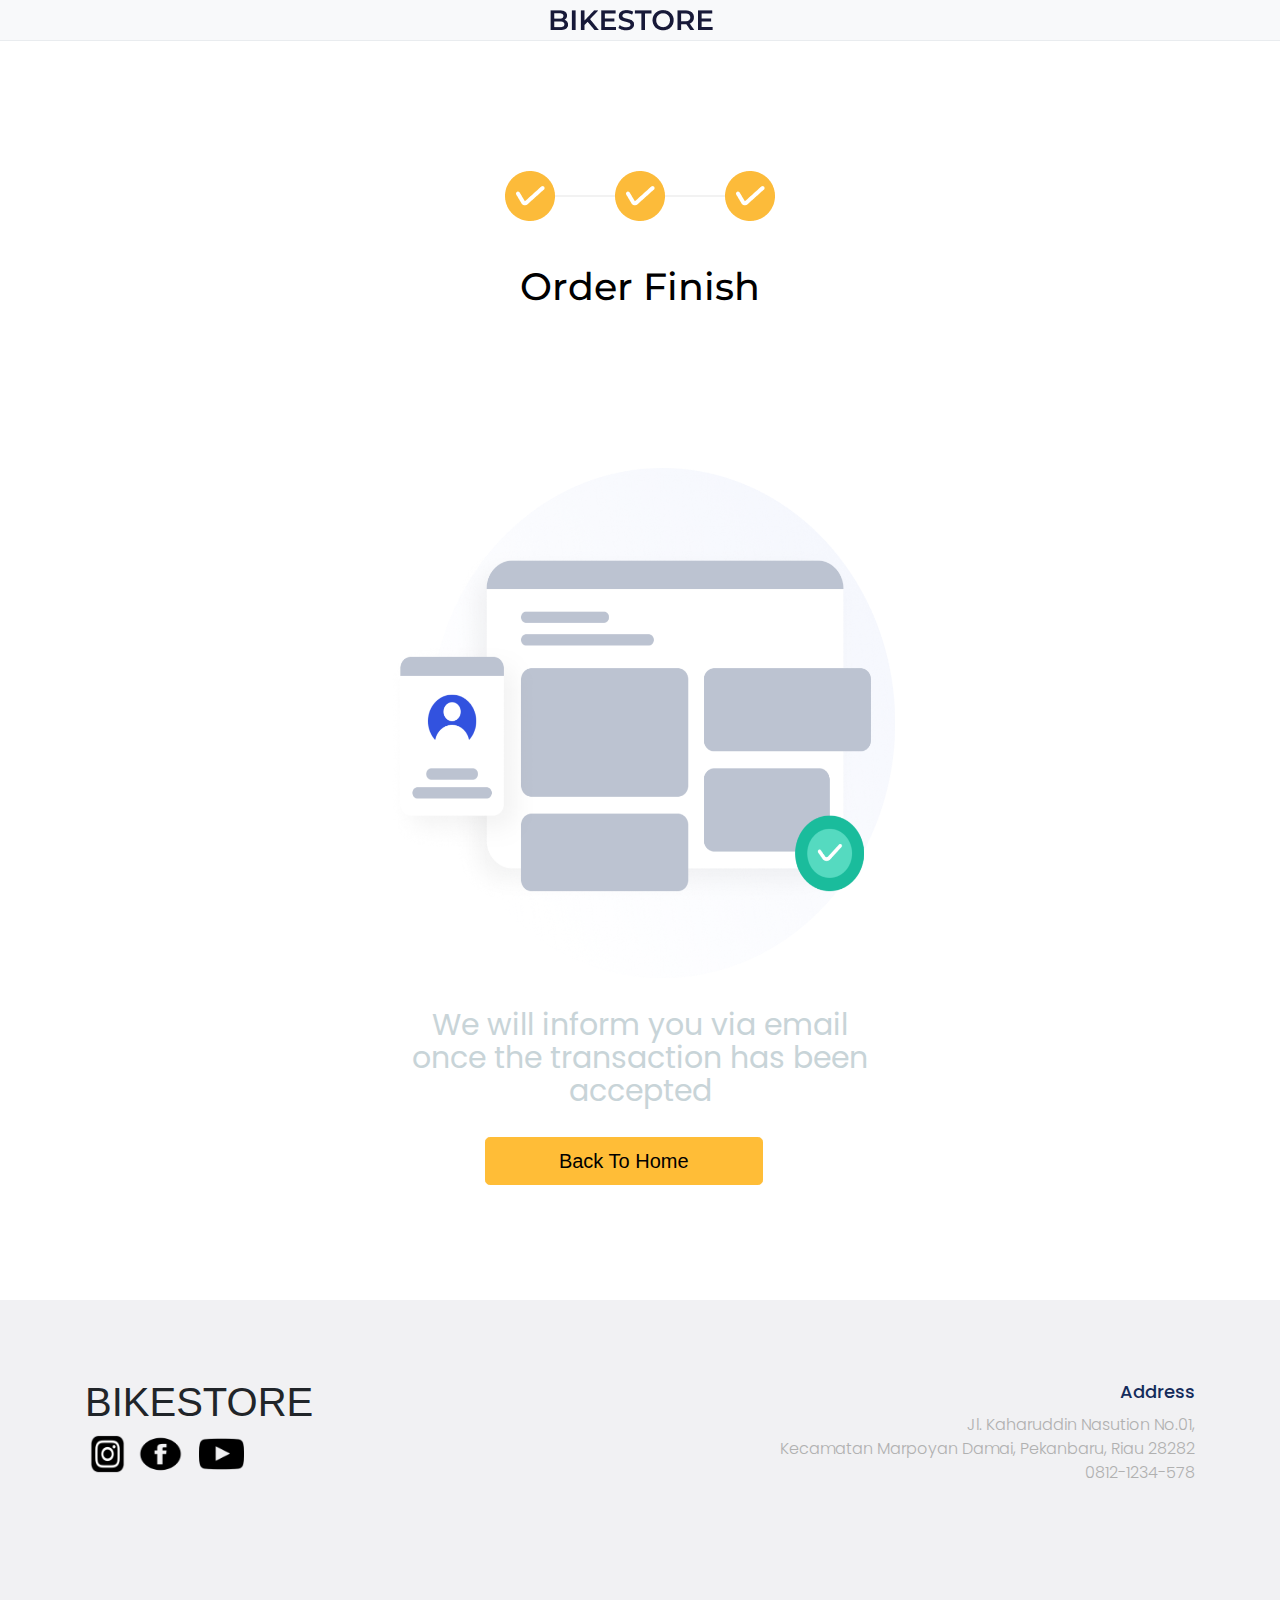
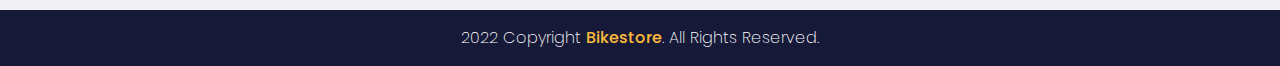
<file: pages/succes.html>
<!DOCTYPE html>
<html lang="en">
<head>
    <meta charset="UTF-8">
    <meta http-equiv="X-UA-Compatible" content="IE=edge">
    <meta name="viewport" content="width=device-width, initial-scale=1.0">
    <link rel="stylesheet" href="../frontend/libraries/bootstrap/css/bootstrap.css">
    <link href="https://fonts.googleapis.com/css2?family=Montserrat:wght@100;300;400;500;600;700;800&family=Poppins:wght@400;500;600;800&display=swap" rel="stylesheet">
    <link rel="stylesheet" href="../frontend/styles/main.css">
    <link rel="stylesheet" href="../frontend/libraries/xzoom/xzoom.css">
    
    <title>bookingpage</title>
</head>
<body>
  <header>
    <nav class="navbar navbar-expand-lg navbar-light bg-light">
      <div class="container">
        <a class=" col-12 navbar-logo" href="#">
          <img src="../frontend/images/bikestore.png" style="">
        </a>
      </div>
    </nav>
  </header>

    <!-- halaman  -->
    <section class="halaman">
      <div class="container">
        <div class="row">
          <div class="col-12">
            <img src="../frontend/images/stepper-3.png" style="text-align: center;">
            <h1>Order Finish</h1>
          </div>
        </div>
      </div>
    </section>
    <!-- tutup halaman -->

  <!-- Popular Products -->
  <section class="succes">
    <div class="container">
      <div class="row">
         <div class="col-12">
            <img src="../frontend/images/logo_finish.png" alt="">
            <h1>We will inform you via email <br> once the transaction has been <br> accepted</h1>
            <a href="../index.html" class="col-3 btn btn-lg btn-warning">Back To Home
            </a>
         </div>
      </div>
    </div>
  </section>
  <!-- tutup popular product -->


  <!-- Footer -->
  <div class="footer">
    <div class="container">
      <div class="row">
        <div class="col-6">
          <h1 class="mt-5 text-uppercase">Bikestore</h1>
          <div class="d-flex flex-row">
            <img src="../frontend/images/icon-ig.png">
            <img src="../frontend/images/icon-fb.png"  class="ml-2">
            <img src="../frontend/images/icon-youtube.png"  class="ml-3">
          </div>
        </div>
        <div class="col-6">
          <div class="footer-tag mt-5">
            <h3>Address</h3>
            <p>Jl. Kaharuddin Nasution No.01, <br>
              Kecamatan Marpoyan Damai, Pekanbaru, Riau 28282 <br>0812-1234-578
            </p>
          </div>
        </div>
      </div>
    </div>
  </div>

  <footer>
    <div class="container">
      <div class="row">
        <div class="col-12 text-center">
          <p class="pt-3">
            2022 Copyright <a href="#">Bikestore</a>. All Rights Reserved.
          </p>
        </div>
      </div>
    </div>
  </footer>
  
  



  <script src="../frontend/libraries/jquery-3.6.0.min.js"></script>
  <script src="../frontend/libraries/bootstrap/js/bootstrap.js"></script>
  <script src="../frontend/libraries/xzoom/xzoom.min.js"></script>

  <script>
    $(document).ready(function () {
      $(".xzoom, .xzoom-gallery").xzoom({
        zoomWidth: 450,
        title: false,
        tint: "#333",
        Xoffset: 20,
      });
    });
  </script>
</body>
</html>
</file>
<file: frontend/styles/main.css>
header {
    border-bottom: 1px solid #e9ecef;
    width: 100%;
    position: relative;
}

.navbar-brand img {
    max-height: 80px;
}

.nav-item {
    font-family: 'poppins', sans-serif;
    font-weight: 400;
}

.nav-item.active {
    font-family: 'poppins', sans-serif;
    font-weight: 600;
    color: #FCBB3A !important;
}

ul li a {
    color: #000000 !important;
}

ul li a:hover {
    color: #FCBB3A !important;
}

.nav-item .nav-link.active {
    font-weight: bold;
    color: #FCBB3A !important;
}

/* Hero Banner */
section.hero-banner {
    margin-bottom: 8rem;
}

section h1 {
    font-size: 62px;
    font-style: normal;
    font-family: 'Poppins';
    font-weight: 600;
    line-height: 110%;
    color: #171938;
    
}

section h4 {
    font-family: 'Poppins';
    font-style: normal;
    font-weight: 600;
    font-size: 20px;
    line-height: 110%;
    color: #171938;
}

section p {
    font-family: 'Poppins';
    font-style: normal;
    font-weight: 400;
    font-size: 28px;
    line-height: 110%;
    color: #171938;
    margin-top: 10px;
}

section .btn-cta {
    background-color: #FCBB3A;
    font-family: 'Montserrat', sans-serif;
    font-weight: 600;
    font-size: 15px;
    margin-top: 5px;
    position: absolute;
    width: 150px;
    height: 38px;
    left: 115px;
    border-radius: 0px 18px 18px 0px;
}

section .btn-cta:hover {
    background-color: #fca800;
}

section .banner-logo {
    position:absolute ;
    width: 70px;
}

section .banner-img {
    margin: -110px 0 0 0;
    
    max-width: 480px;
}
section .banner-img-frame {
    margin: -90px 0 0 40px;
    z-index: 1;
    max-width: 480px;
}
section .banner-img-frame-1 {
    margin: -70px 0 0 20px;
    max-width: 480px;
}

.card {
    height: 100%;
}

/* Categories */
section.categories {
    margin-bottom: 5rem;
}

.component-categories {
    margin-bottom: 20px;
}

.component-categories:hover {
    text-decoration: none;
}

.tag {
    z-index: 3;
    background-color: #FCBB3A;
    padding: .25rem 1.25rem;
    position: absolute;
    bottom: 0;
    left: 15px;
    color: white;
    min-height: 30px;
    border-radius: 0px 20px;
    
}

.tag span {
    font-family: 'Poppins';
    font-style: normal;
    font-weight: 600;
    font-size: 18px;
    color: #171938;
}

.categories-thumbnail {
    width: 100%;
    height: 462px;
    border-radius: 20px;
    overflow: hidden;
    position: relative;
    z-index: 1;
}

.categories-thumbnail:hover .categories-image {
    transform: scale(1.1);
}

.categories-thumbnail-small {
    width: 100%;
    height: 215px;
    border-radius: 20px;
    overflow: hidden;
    position: relative;
    z-index: 1;
}

.categories-thumbnail-small:hover .categories-image {
    transform: scale(1.1);
}

.categories-image {
    width: 100%;
    height: 100%;

    background-color: #ddd;
    background-position: center;
    background-size: cover;
    background-repeat: no-repeat;

    transition: all 0.3s ease;
}

/* Products */
section.popular-products {
    margin-bottom: 5rem;
    background-color: rgba(23, 25, 56, 0.06);
}

.component-products {
    margin-bottom: 20px;
    background: #ffffff;
    border-radius: 8px;
    border: #000000;
    transition: all 0.2s ease-in-out;
    padding-bottom: 15px;
    margin-bottom: 60px;
}

.component-products:hover {
    text-decoration: none;
    transform: scale(1.1);
}


.products-image {
    padding: 0.5rem;

    border-radius: 8px 8px 0px 0px;
    background: #F6FAFD;
    background-position: center;
    background-size: cover;
    background-repeat: no-repeat;

    transition: all 0.3s ease;
}

.products-text {
    font-family: 'Poppins';
    font-style: normal;
    text-transform: uppercase;
    font-weight: 400;
    font-size: 1rem;
    line-height: 110%;
    text-align: center;
    color: #171938;
}

.products-price {
    font-family: 'Poppins';
    font-style: normal;
    font-weight: 600;
    font-size: 0.9rem;
    line-height: 110%;
    text-align: center;
    color: #E98015;
}

/* Testimonial */
.testimonial {
    margin-bottom: 5rem;
}

.testimonial-hero-image {
    z-index: 1;  
    margin: 30px 0px 0px 30px;
    width: 365px;
    height: 500px;
}

.testimonial-frame {
    width: 365px;
    height: 500px;
}

.stars img{
    width: 180px;
}

.testimonial-text {
    font-family: 'Poppins';
    font-style: normal;
    font-weight: 400;
    font-size: 32px;
    line-height: 48px;

    color: #152C5B;
}

.testimonial-name {
    font-family: 'Poppins';
    font-style: normal;
    font-weight: 300;
    font-size: 16px;
    line-height: 27px;
    color: #B0B0B0;
}

.btn-testimonial {
    background-color: #FCBB3A;
    font-family: 'Montserrat', sans-serif;
    font-weight: 600;
    font-size: 15px;

    position: absolute;
    width: 150px;
    height: 38px;
    border-radius: 4px;
}

.btn-testimonial:hover {
    box-shadow: 0px 8px 15px rgba(50, 82, 223, 0.3);
    border-radius: 4px;
}

/* Footer */
.footer {
    height: 310px;
    background-color: rgba(23, 25, 56, 0.06);
    margin-top: 50px;
    padding-bottom: 50px;
    padding-top: 30px;
}

.footer img {
    width: 45px;
    height: 40px;
}

.footer-tag {
    text-align: right;
}

.footer-tag h3 {
    font-family: 'Poppins';
    font-style: normal;
    font-weight: 500;
    font-size: 18px;
    line-height: 27px;
    text-align: right;

    color: #152C5B;
}

.footer-tag p {
    font-family: 'Poppins';
    font-style: normal;
    font-weight: 300;
    font-size: 16px;
    line-height: 24px;
    text-align: right;

    color: #B0B0B0;
}

.footer-copyright {
    background-color: #171938;
    text-align: center;
    padding-top: 5px;
    padding-bottom: 5px;

}

footer {
    background-color: #171938;
}

footer p {
    font-family: 'Poppins';
    font-style: normal;
    font-weight: 200;
    font-size: 16px;
    line-height: 24px;
    color: #FFFFFF;
    
}

footer p a{
    font-weight: 500;
    color: #FCBB3A;
    transition: all 0.2s ease-in-out;
}

footer p a:hover{
    text-decoration: none;
    font-weight: 500;
    color: #f8a90b;
    transform: scale(1.1);
}

/* Breadcrumb */
.bike-breadcrumbs .breadcrumb{
    background: transparent;
    padding: 0;
    padding-top: 10px;
    padding-bottom: 10px;
    margin-top: 10px;
    font-family: 'poppins', sans-serif;
}

.breadcrumb-item + .breadcrumb-item::before {
    padding-left: 1.5rem;
    padding-right: 1.5rem;
}

.breadcrumb-item a{
    font-weight: 500;
    color: #C4C4C4;
}

.breadcrumb-item.active{
    font-weight: 500;
    color: #171938;
}

.xzoom-container {
    display: block;
}

.xzoom-container .xzoom {
    width: 100%;
    border-radius: 20px;
}

.xzoom-gallery {
    border-radius: 10px;
}

.bike-heading {
    margin-top: 50px;
}

.bike-heading h1{
    font-family: 'Poppins';
    font-style: normal;
    font-weight: 500;
    font-size: 20px;
    line-height: 30px;
    color: #152C5B;
}

.bike-heading p{
    font-family: 'Poppins';
    font-style: normal;
    font-weight: 300;
    font-size: 16px;
    line-height: 170%;
    color: #B0B0B0;

}

.bike-heading .card {
    border: 1px solid #E5E5E5;
    border-radius: 15px;
}

.bike-heading .booking-title {
    font-weight: 500;
    font-size: 20px;
    color: #152C5B;
}

.bike-heading .booking-price {
    font-weight: 500;
    font-size: 36px;
    color: #1ABC9C;
}

.bike-heading .subtitle {
    color: #152C5B;
    font-weight: 400;
    margin-top: 12px;
}

.bike-heading .input-number .input-group{
    background-color: white;
}

.bike-heading .input-group-text{
    border: 0;
    cursor: pointer;
    color: white;
    padding: 0;
    border-radius: 4px !important;
    font-size: 24px;
    width: 40px;
    height: 40px;
    display: flex;
    justify-content: center;
    user-select: none;
}

.bike-heading .input-group-text.minus{
    background-color: #E74C3C;
}

.bike-heading .input-group-text.plus{
    background-color: #1ABC9C;
}

.bike-heading .input-group .form-control{
    border: 1;
    border-radius: 0;
    outline: 0;
    box-shadow: none;
    background-color: #F5F6F8;
    padding-top: 0.575rem;
    padding-bottom: 0.575rem;
    text-align: center;
}

.bike-heading .btn-booking {
    background-color: #3252DF;
    border-radius: 4px;
}

.bike-heading .btn-booking:hover {
    background-color: #142fa7;
    box-shadow: 0px 8px 15px rgba(50, 82, 223, 0.3);
}

.booking-page-1{
    margin-bottom: 160px;
}

.stepper {
    margin-top: 61px;
    margin-bottom: 44px;
}

.title-booking {
    color: #152C5B;
    font-weight: 600;
    font-size: 36px;
}

.subtitle-booking {
    color: #B0B0B0;
    font-weight: 300;
    font-size: 18px;
}

.brand-book {
    font-weight: 400;
    font-size: 20px;
    padding-left: 10px;
    color: #152C5B;
}
.price-book {
    font-weight: 300;
    font-size: 20px;
    padding-left: 60px;
    color: #152C5B;
}

.form-booking label{
    margin-top: 20px;
    font-weight: 500;
    font-size: 16px;
    color: #152C5B;
}

.form-booking .input-group {
    background-color: white;
}

.form-booking .input-group .form-control{
    border: 0;
    background: #F5F6F8;
    border-radius: 10px;
    outline: 0;
    box-shadow: none;
    padding-top: 0.575rem;
    padding-bottom: 0.575rem;
}
.form-booking .input-group .custom-file .custom-file-input{
    border: 0;
    background: #F5F6F8;
    border-radius: 10px;
    outline: 0;
    box-shadow: none;
    padding-top: 0.575rem;
    padding-bottom: 0.575rem;
}

.form-booking .input-group .form-control::placeholder{
    background: #F5F6F8;
}

.btn-continue-booking {
    border: 0;
    color: #000000;
    background: #FCBB3A;
    border-radius: 5px;
}
.btn-continue-booking:hover {
    color: #000000;
    background: #f0aa1e;
    box-shadow: 0px 8px 15px rgba(0, 0, 0, 0.25);
}

.btn-cancel-booking {
    margin-top: 5px;
    border: 0;
    color: #B3B3B3;
    background: #F5F6F8;
    border-radius: 5px;
}
.btn-cancel-booking:hover {
    color: #000000;
    background: #cdcdcd;
    box-shadow: 0px 8px 15px rgba(0, 0, 0, 0.25);
}

.halaman img {
    text-align: center;
    margin-left: 400px;
    margin-right: 400px;
    margin-top: 50px;
    margin-bottom: 30px;
}

.halaman h1 {
    font-family: 'Montserrat';
    font-weight: 500;
    font-size: 38px;
    color: #000000;
    text-align: center;
    margin-top: 15px;
    margin-bottom: 15px;

}

.halaman p {
    font-family: 'Montserrat';
font-weight: 400;
font-size: 20px;
color: #8e9091;
text-align: center;
margin-top: 15px;
margin-bottom: 15px;
}

.halaman {
    margin-top: 50px;
    margin-bottom: 36px;
    margin-bottom: 15px;
    padding-bottom: 50px;
    padding-top: 30px;
    text-align: center;
}

.page img {
    width: 100%;
left: 0px;
top: 1344px;
}

.page h4 {
    font-family: 'Poppins';
font-weight: 400;
font-size: 22px;
color: #000000;
margin-top: 10px;
margin-bottom: 15px;
}


.page h5 {
    font-family: 'Montserrat';
    font-weight: 100px;
    font-size: 18px;
    text-align: right;
    color: #464545;
    margin-top: 10px;
    margin-bottom: 15px;
}

.garis {
    width: 40px;
    text-align: center;
    margin-left: 500px;
    margin-right: 500px;
    margin-top: 15px;
    margin-bottom: 15px;
}

.addres label {
    
font-family: 'Montserrat';
font-weight: 500;
font-size: 15px;
color: #000000;
} 

.btn.btn-lg.btn-warning { 
    color: #000000; 
    background-color: #FFBD37; 
    border-color: #FFBD37; 
    text-align: center;
    margin-bottom: 20px;
    margin-top: 20px;
    margin-top: 15px;
    margin-bottom: 15px;
    text-align: center;
    margin-left: 400px;
    margin-right: 600px;
  } 

.btn.btn-lg.btn-dark {
    color: #000000; 
    background-color: #FFBD37; 
    border-color: #FFBD37; 
    margin-bottom: 20px;
    margin-top: 20px;
    margin-top: 15px;
    margin-bottom: 15px;
    text-align: center;
    margin-left: 150px;
    margin-right: 400px;
}

.btn.btn-lg.btn-secondary {
    color: #f1efef; 
    background-color: #cccccc; 
    border-color: #cccccc; 
    text-align: center;
    margin-bottom: 20px;
    margin-top: 20px;
    margin-top: 15px;
    margin-bottom: 15px;
    text-align: center;
    margin-left: 400px;
    margin-right: 600px;
  }

.page {
    margin-top: 50px;
    margin-bottom: 36px;
    margin-bottom: 15px;
    padding-bottom: 50px;
    padding-top: 30px;
  }

.navbar-logo img {
    text-align: center;
    color: #000000;
    text-align: center;
    margin-left: 450px;
    margin-right: 450px;
  }


.booking h1 {
    font-family: 'Poppins';
font-weight: 400;
font-size: 25px;
color: #000000;
margin-bottom: 20px;
    margin-top: 20px;
    text-align: center;
}

.booking p {
    font-family: 'Poppins';
    font-weight: 400;
    font-size: 20px;
    color: #000000;
    margin-bottom: 20px;
    margin-top: 20px;
    text-align: left;
    margin-left: 420px;
    margin-right: 420px;

}

.booking {
    margin-top: 50px;
    margin-bottom: 36px;
    margin-bottom: 15px;
    padding-bottom: 50px;
    padding-top: 30px;
    text-align: center;
}

.booking img {
    margin-bottom: 20px;
    margin-top: 20px;
    margin-left: 350px;
    margin-right: 400px;
    text-align: left;
}

.beli {
    text-align: left;
    margin-left: 420px;
    margin-right: 420px;
    margin-top: 50px;
    margin-bottom: 36px;
    margin-bottom: 15px;
    padding-bottom: 50px;
    padding-top: 30px;
}

.succes {
    margin-top: 50px;
    margin-bottom: 36px;
    margin-bottom: 15px;
    padding-bottom: 50px;
    padding-top: 30px;
    text-align: center;
}

.succes h1 {
    font-family: 'Poppins';
font-style: normal;
font-weight: 400;
font-size: 30px;
line-height: 33px;
text-align: center;
margin-top: 15px;
    margin-bottom: 15px;
color: #C8D4D8;
}

.succes img {
    margin-top: 15px;
    margin-bottom: 15px;
width: 510px;
height: 510px;
text-align: center;
top: 415px;
}
</file>
<file: frontend/libraries/xzoom/xzoom.css>
/* Compatibility styles for frameworks like bootstrap, foundation e.t.c */
.xzoom-source img, .xzoom-preview img, .xzoom-lens img {
  display: block;
  max-width: none;
  max-height: none;
  -webkit-transition: none;
  -moz-transition: none;
  -o-transition: none;
  transition: none;
}
/* --------------- */

/* xZoom Styles below */
.xzoom-container { 
  display: inline-block;
}

.xzoom-thumbs {
  text-align: center;
  margin-bottom: 10px;
}

.xzoom { 
  -webkit-box-shadow: 0px 0px 5px 0px rgba(0,0,0,0.5);
  -moz-box-shadow: 0px 0px 5px 0px rgba(0,0,0,0.5);
  box-shadow: 0px 0px 5px 0px rgba(0,0,0,0.5);  
}
.xzoom2, .xzoom3, .xzoom4, .xzoom5 {
  -webkit-box-shadow: 0px 0px 5px 0px rgba(0,0,0,0.5);
  -moz-box-shadow: 0px 0px 5px 0px rgba(0,0,0,0.5);
  box-shadow: 0px 0px 5px 0px rgba(0,0,0,0.5);
}

/* Thumbs */
.xzoom-gallery, .xzoom-gallery2, .xzoom-gallery3, .xzoom-gallery4, .xzoom-gallery5 {
  border: 1px solid #cecece;
  margin-left: 5px;
  margin-bottom: 10px;
}

.xzoom-source, .xzoom-hidden {
  display: block;
  position: static;
  float: none;
  clear: both;
}

/* Everything out of border is hidden */
.xzoom-hidden {
  overflow: hidden;
}

/* Preview */
.xzoom-preview {
  border: 1px solid #888;
  background: #2f4f4f;
  box-shadow: -0px -0px 10px rgba(0,0,0,0.50);
}

/* Lens */
.xzoom-lens {
  border: 1px solid #555;
  box-shadow: -0px -0px 10px rgba(0,0,0,0.50);
  cursor: crosshair;
}

/* Loading */
.xzoom-loading {
  background-position: center center;
  background-repeat: no-repeat;
  border-radius: 100%;
  opacity: .7;
  background: url(../example/images/xloading.gif);
  width: 48px;
  height: 48px;
}

/* Additional class that applied to thumb when it is active */
.xactive {
  -webkit-box-shadow: 0px 0px 3px 0px rgba(74,169,210,1);
  -moz-box-shadow: 0px 0px 3px 0px rgba(74,169,210,1);
  box-shadow: 0px 0px 3px 0px rgba(74,169,210,1); 
  border: 1px solid #4aaad2;
}

/* Caption */
.xzoom-caption {
  position: absolute;
  bottom: -43px;
  left: 0;
  background: #000;
  width: 100%;
  text-align: left;
}

.xzoom-caption span {
  color: #fff;
  font-family: Arial, sans-serif;
  display: block;
  font-size: 0.75em;
  font-weight: bold;
  padding: 10px;
}
</file>
